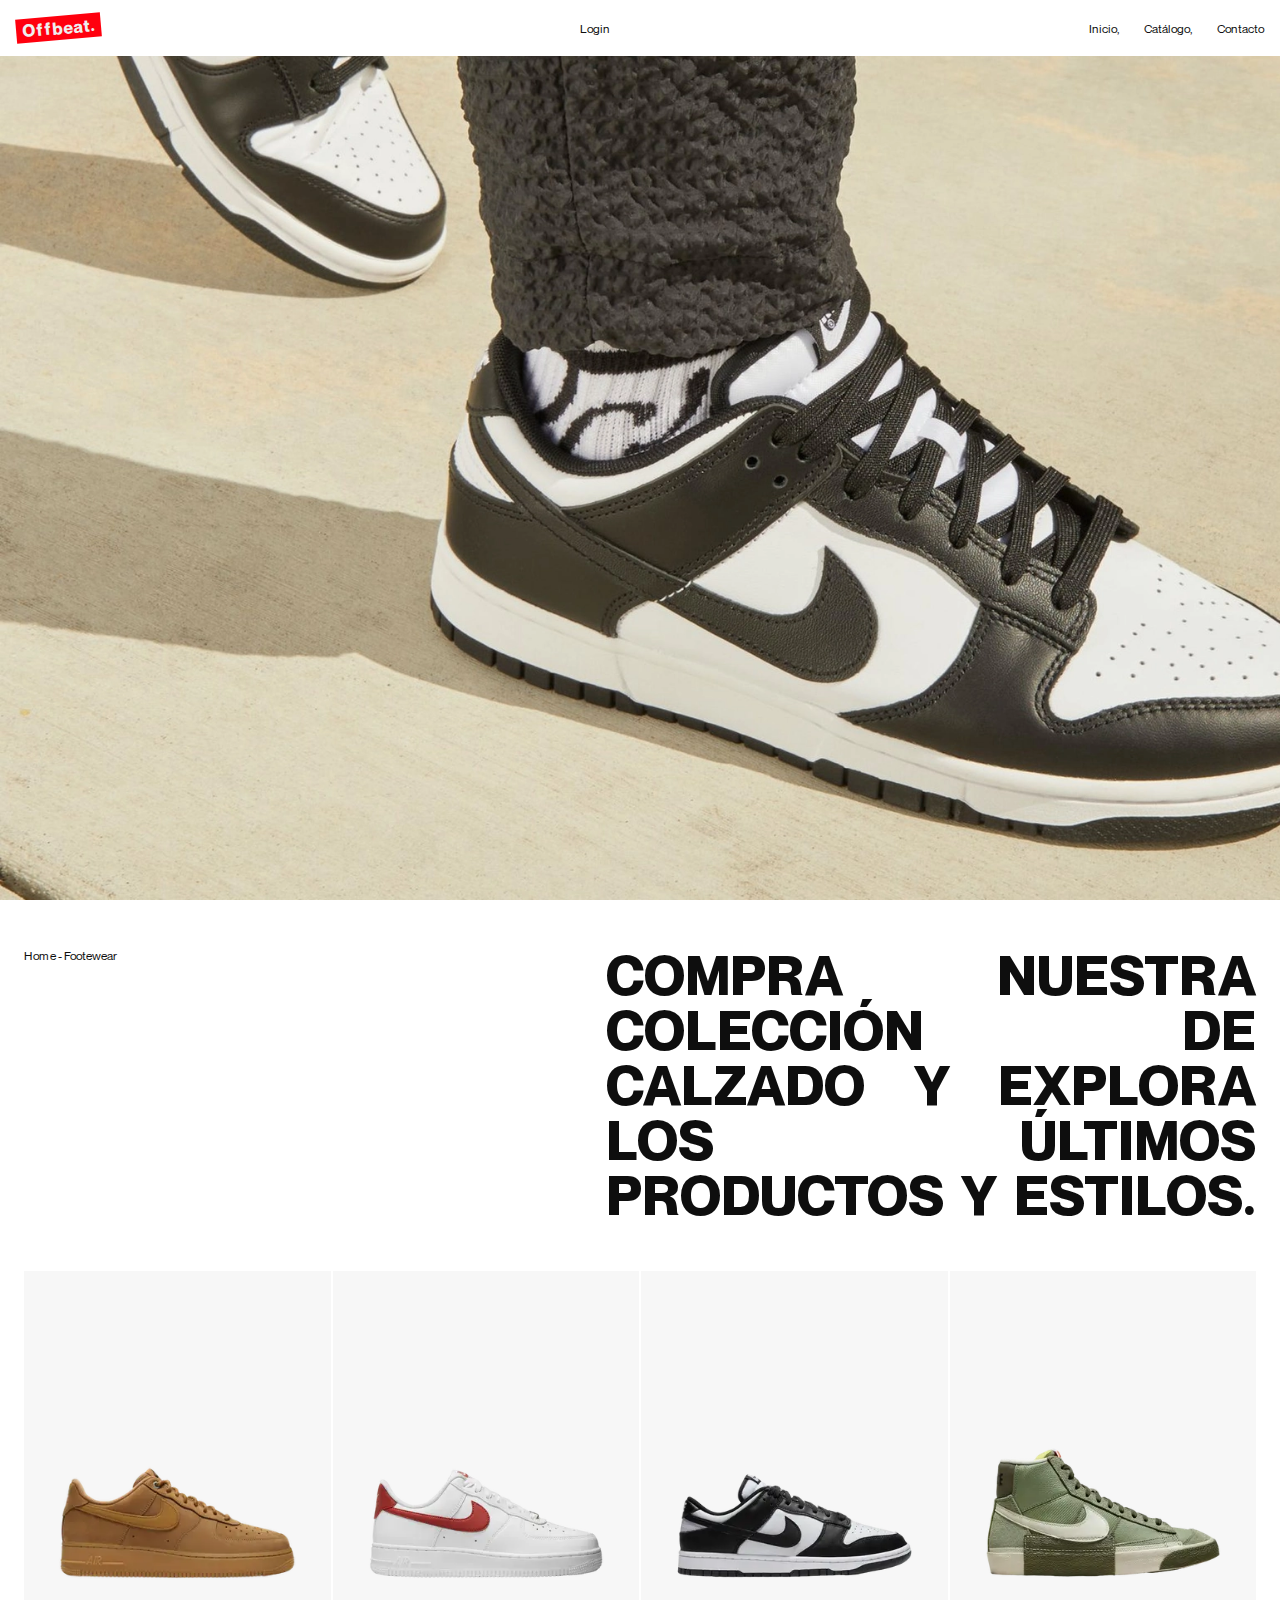
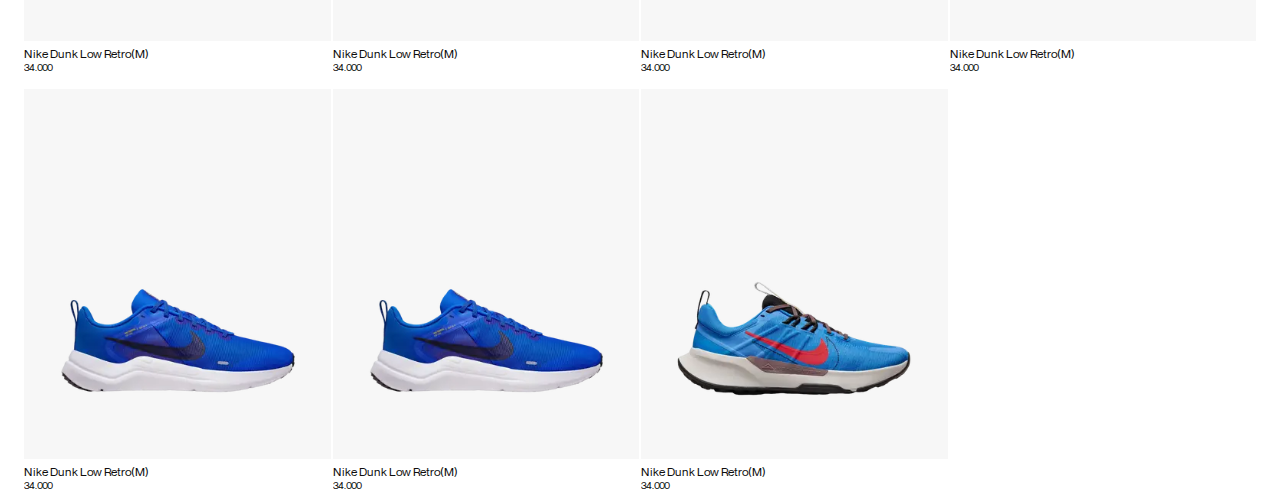
<file: index.html>
<!DOCTYPE html>
<html lang="en">
  <head>
    <meta charset="UTF-8" />
    <meta name="viewport" content="width=device-width, initial-scale=1.0" />
    <title>OFFBEAT</title>
    <link rel="stylesheet" href="assets/css/reset.css" />
    <link rel="stylesheet" href="assets/css/style.css" />
  </head>
  <body>
    <div id="app">
      <div id="wrapper-all">
        <div class="co-hero">
          <header class="header">
            <nav class="nav container">
              <a href="/" class="nav-link name-site">Offbeat.</a>

              <a href="login.html" class="hi-link">Login</a>

              <ul class="nav-links">
                <li>
                  <a href="#" class="link-animation">
                    <span class="red-cap"></span>
                    <span class="text-link">Inicio,</span>
                  </a>
                </li>
                <li>
                  <a href="/tienda-php-2/catalogo.html" class="link-animation">
                    <span class="red-cap"></span>
                    Catálogo,</a
                  >
                </li>
                <li>
                  <a href="#" class="link-animation">
                    <span class="red-cap"></span>
                    Contacto</a
                  >
                </li>
              </ul>
            </nav>
          </header>
        </div>

        <section class="hero-home container">
          <span class="text-left">Home - Footewear</span>
          <h1 class="text-home text-right">
            <div class="line">
              <span>COMPRA</span>
              <span>NUESTRA</span>
            </div>

            <div class="line">
              <span>COLECCIÓN</span>
              <span>DE</span>
            </div>
            <div class="line">
              <span>CALZADO</span>
              <span>y</span>
              <span>EXPLORA</span>
            </div>
            <div class="line">
              <span>LOS</span>
              <span>ÚLTIMOS</span>
            </div>
            <div class="line">
              <span>PRODUCTOS</span>
              <span>y</span>
              <span>ESTILOS.</span>
            </div>
          </h1>
        </section>
        <main id="main">
          <section id="list-products-home" class="container co-products">
            <ul class="all-products">
              <li class="card-product-home">
                <div class="car-product__inner">
                  <figure>
                    <img src="assets/uploads/image-1.webp" alt="" />
                  </figure>
                </div>

                <div class="info-product">
                  <h2 class="name-product">Nike Dunk Low Retro(M)</h2>
                  <p class="price">34.000</p>
                </div>
              </li>

              <li class="card-product-home">
                <div class="car-product__inner">
                  <figure>
                    <img src="assets/uploads/image-2.webp" alt="" />
                  </figure>
                </div>

                <div class="info-product">
                  <h2 class="name-product">Nike Dunk Low Retro(M)</h2>
                  <p class="price">34.000</p>
                </div>
              </li>

              <li class="card-product-home">
                <div class="car-product__inner">
                  <figure>
                    <img src="assets/uploads/image-3.webp" alt="" />
                  </figure>
                </div>

                <div class="info-product">
                  <h2 class="name-product">Nike Dunk Low Retro(M)</h2>
                  <p class="price">34.000</p>
                </div>
              </li>

              <li class="card-product-home">
                <div class="car-product__inner">
                  <figure>
                    <img src="assets/uploads/image-4.webp" alt="" />
                  </figure>
                </div>

                <div class="info-product">
                  <h2 class="name-product">Nike Dunk Low Retro(M)</h2>
                  <p class="price">34.000</p>
                </div>
              </li>

              <li class="card-product-home">
                <div class="car-product__inner">
                  <figure>
                    <img src="assets/uploads/image-5.webp" alt="" />
                  </figure>
                </div>

                <div class="info-product">
                  <h2 class="name-product">Nike Dunk Low Retro(M)</h2>
                  <p class="price">34.000</p>
                </div>
              </li>

              <li class="card-product-home">
                <div class="car-product__inner">
                  <figure>
                    <img src="assets/uploads/image-5.webp" alt="" />
                  </figure>
                </div>

                <div class="info-product">
                  <h2 class="name-product">Nike Dunk Low Retro(M)</h2>
                  <p class="price">34.000</p>
                </div>
              </li>

              <li class="card-product-home">
                <div class="car-product__inner">
                  <figure>
                    <img src="assets/uploads/image-6.webp" alt="" />
                  </figure>
                </div>

                <div class="info-product">
                  <h2 class="name-product">Nike Dunk Low Retro(M)</h2>
                  <p class="price">34.000</p>
                </div>
              </li>
            </ul>
          </section>
        </main>
      </div>
    </div>
    <!--script-->
    <script src="assets/js/main.js"></script>
  </body>
</html>
</file>
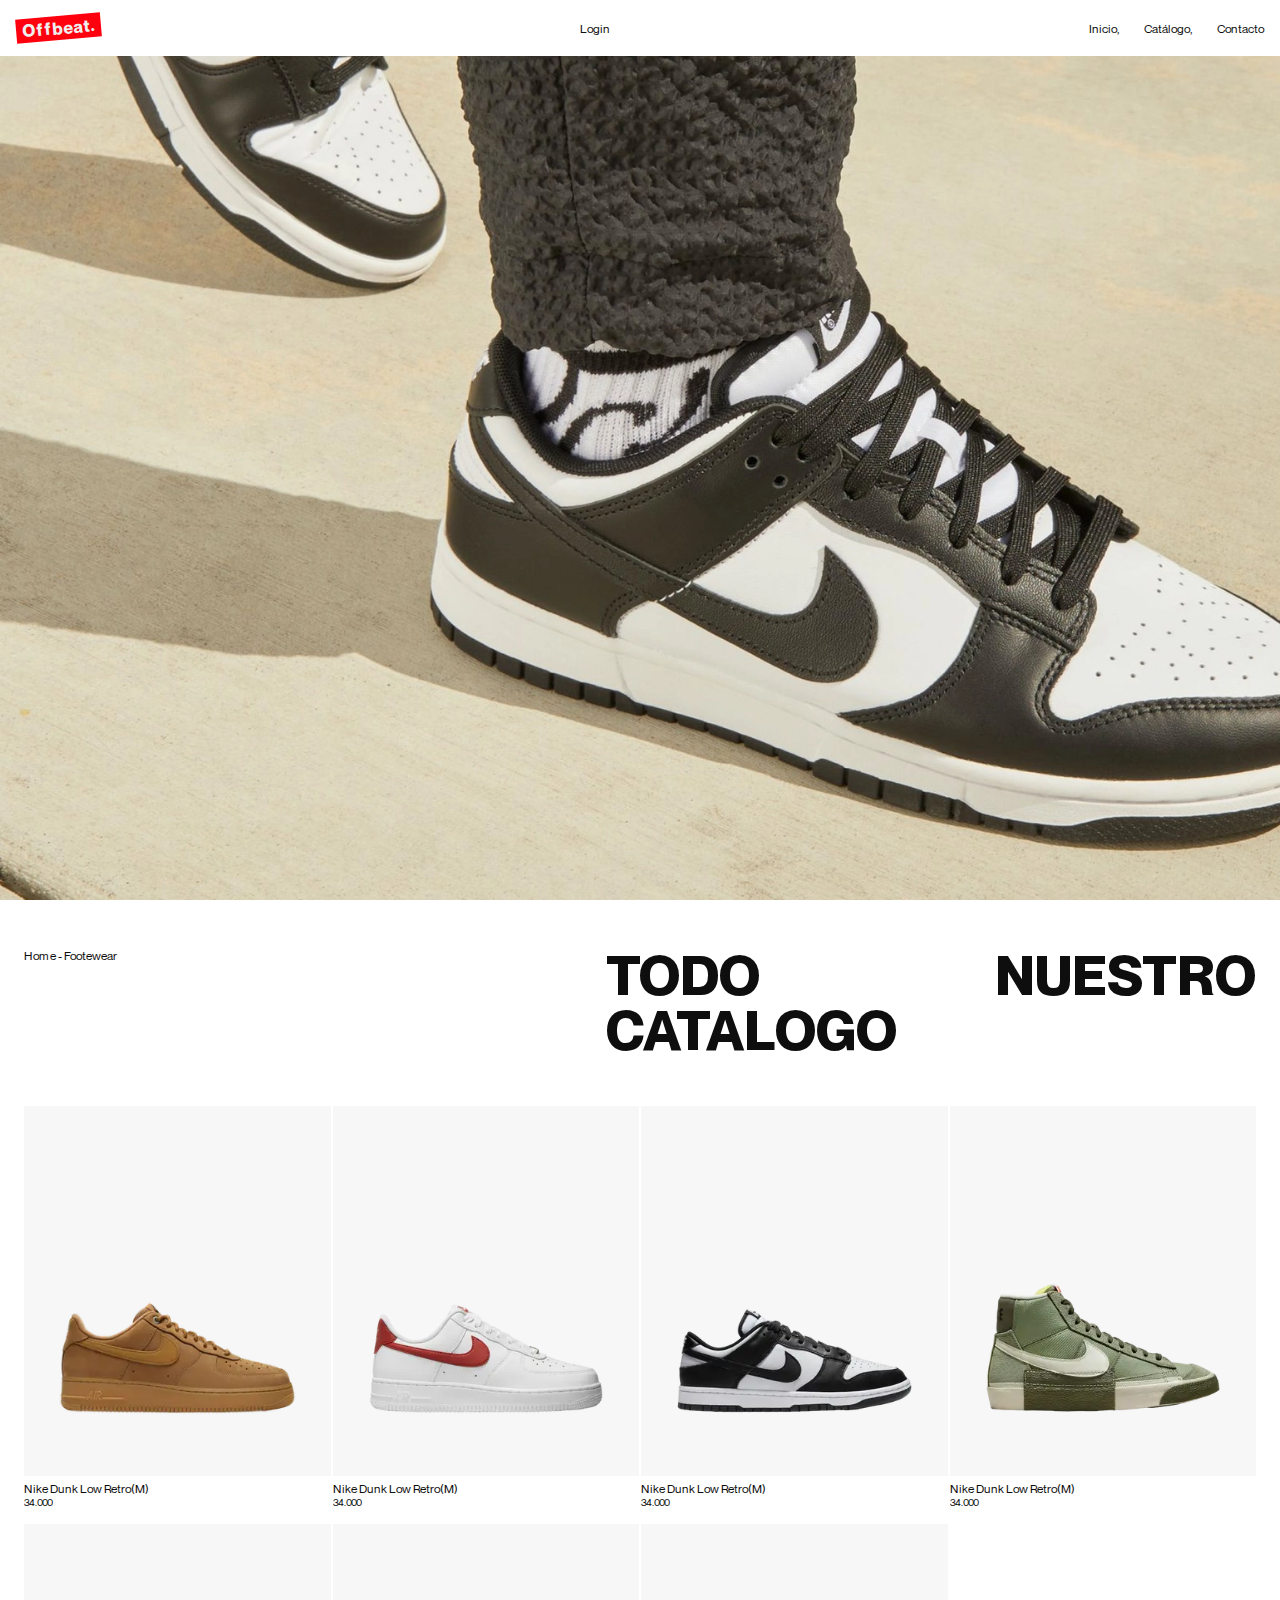
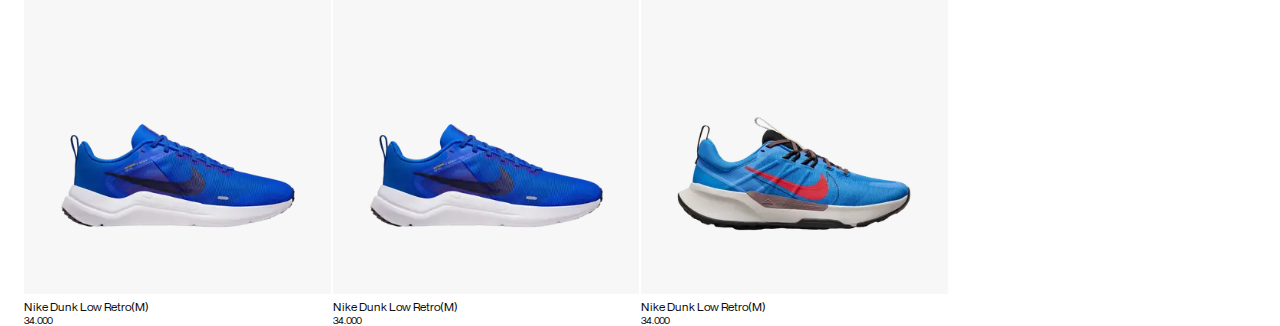
<file: catalogo.html>
<!DOCTYPE html>
<html lang="en">
  <head>
    <meta charset="UTF-8" />
    <meta name="viewport" content="width=device-width, initial-scale=1.0" />
    <title>OFFBEAT | Catalogo.</title>
    <link rel="stylesheet" href="assets/css/reset.css" />
    <link rel="stylesheet" href="assets/css/style.css" />
  </head>
  <body>
    <div id="app">
      <div id="wrapper-all">
        <div class="co-hero">
          <header class="header">
            <nav class="nav container">
              <a href="/index.html" class="nav-link name-site">Offbeat.</a>

              <a href="login.html" class="hi-link">Login</a>

              <ul class="nav-links">
                <li>
                  <a href="#" class="link-animation">
                    <span class="red-cap"></span>
                    <span class="text-link">Inicio,</span>
                  </a>
                </li>
                <li>
                  <a href="#" class="link-animation">
                    <span class="red-cap"></span>
                    Catálogo,</a
                  >
                </li>
                <li>
                  <a href="#" class="link-animation">
                    <span class="red-cap"></span>
                    Contacto</a
                  >
                </li>
              </ul>
            </nav>
          </header>
        </div>

        <section class="hero-home container">
          <span class="text-left">Home - Footewear</span>
          <h1 class="text-home text-right">
            <div class="line">
              <span>TODO</span>
              <span>NUESTRO</span>
            </div>
            <div class="line">
              <span>CATALOGO</span>
            </div>
          </h1>
        </section>
        <main id="main">
          <section id="list-products-home" class="container co-products">
            <ul class="all-products">
              <li class="card-product-home">
                <div class="car-product__inner">
                  <figure>
                    <img src="assets/uploads/image-1.webp" alt="" />
                  </figure>
                </div>

                <div class="info-product">
                  <h2 class="name-product">Nike Dunk Low Retro(M)</h2>
                  <p class="price">34.000</p>
                </div>
              </li>

              <li class="card-product-home">
                <div class="car-product__inner">
                  <figure>
                    <img src="assets/uploads/image-2.webp" alt="" />
                  </figure>
                </div>

                <div class="info-product">
                  <h2 class="name-product">Nike Dunk Low Retro(M)</h2>
                  <p class="price">34.000</p>
                </div>
              </li>

              <li class="card-product-home">
                <div class="car-product__inner">
                  <figure>
                    <img src="assets/uploads/image-3.webp" alt="" />
                  </figure>
                </div>

                <div class="info-product">
                  <h2 class="name-product">Nike Dunk Low Retro(M)</h2>
                  <p class="price">34.000</p>
                </div>
              </li>

              <li class="card-product-home">
                <div class="car-product__inner">
                  <figure>
                    <img src="assets/uploads/image-4.webp" alt="" />
                  </figure>
                </div>

                <div class="info-product">
                  <h2 class="name-product">Nike Dunk Low Retro(M)</h2>
                  <p class="price">34.000</p>
                </div>
              </li>

              <li class="card-product-home">
                <div class="car-product__inner">
                  <figure>
                    <img src="assets/uploads/image-5.webp" alt="" />
                  </figure>
                </div>

                <div class="info-product">
                  <h2 class="name-product">Nike Dunk Low Retro(M)</h2>
                  <p class="price">34.000</p>
                </div>
              </li>

              <li class="card-product-home">
                <div class="car-product__inner">
                  <figure>
                    <img src="assets/uploads/image-5.webp" alt="" />
                  </figure>
                </div>

                <div class="info-product">
                  <h2 class="name-product">Nike Dunk Low Retro(M)</h2>
                  <p class="price">34.000</p>
                </div>
              </li>

              <li class="card-product-home">
                <div class="car-product__inner">
                  <figure>
                    <img src="assets/uploads/image-6.webp" alt="" />
                  </figure>
                </div>

                <div class="info-product">
                  <h2 class="name-product">Nike Dunk Low Retro(M)</h2>
                  <p class="price">34.000</p>
                </div>
              </li>
            </ul>
          </section>
        </main>
      </div>
    </div>
    <!--script-->
    <script src="assets/js/main.js"></script>
  </body>
</html>
</file>
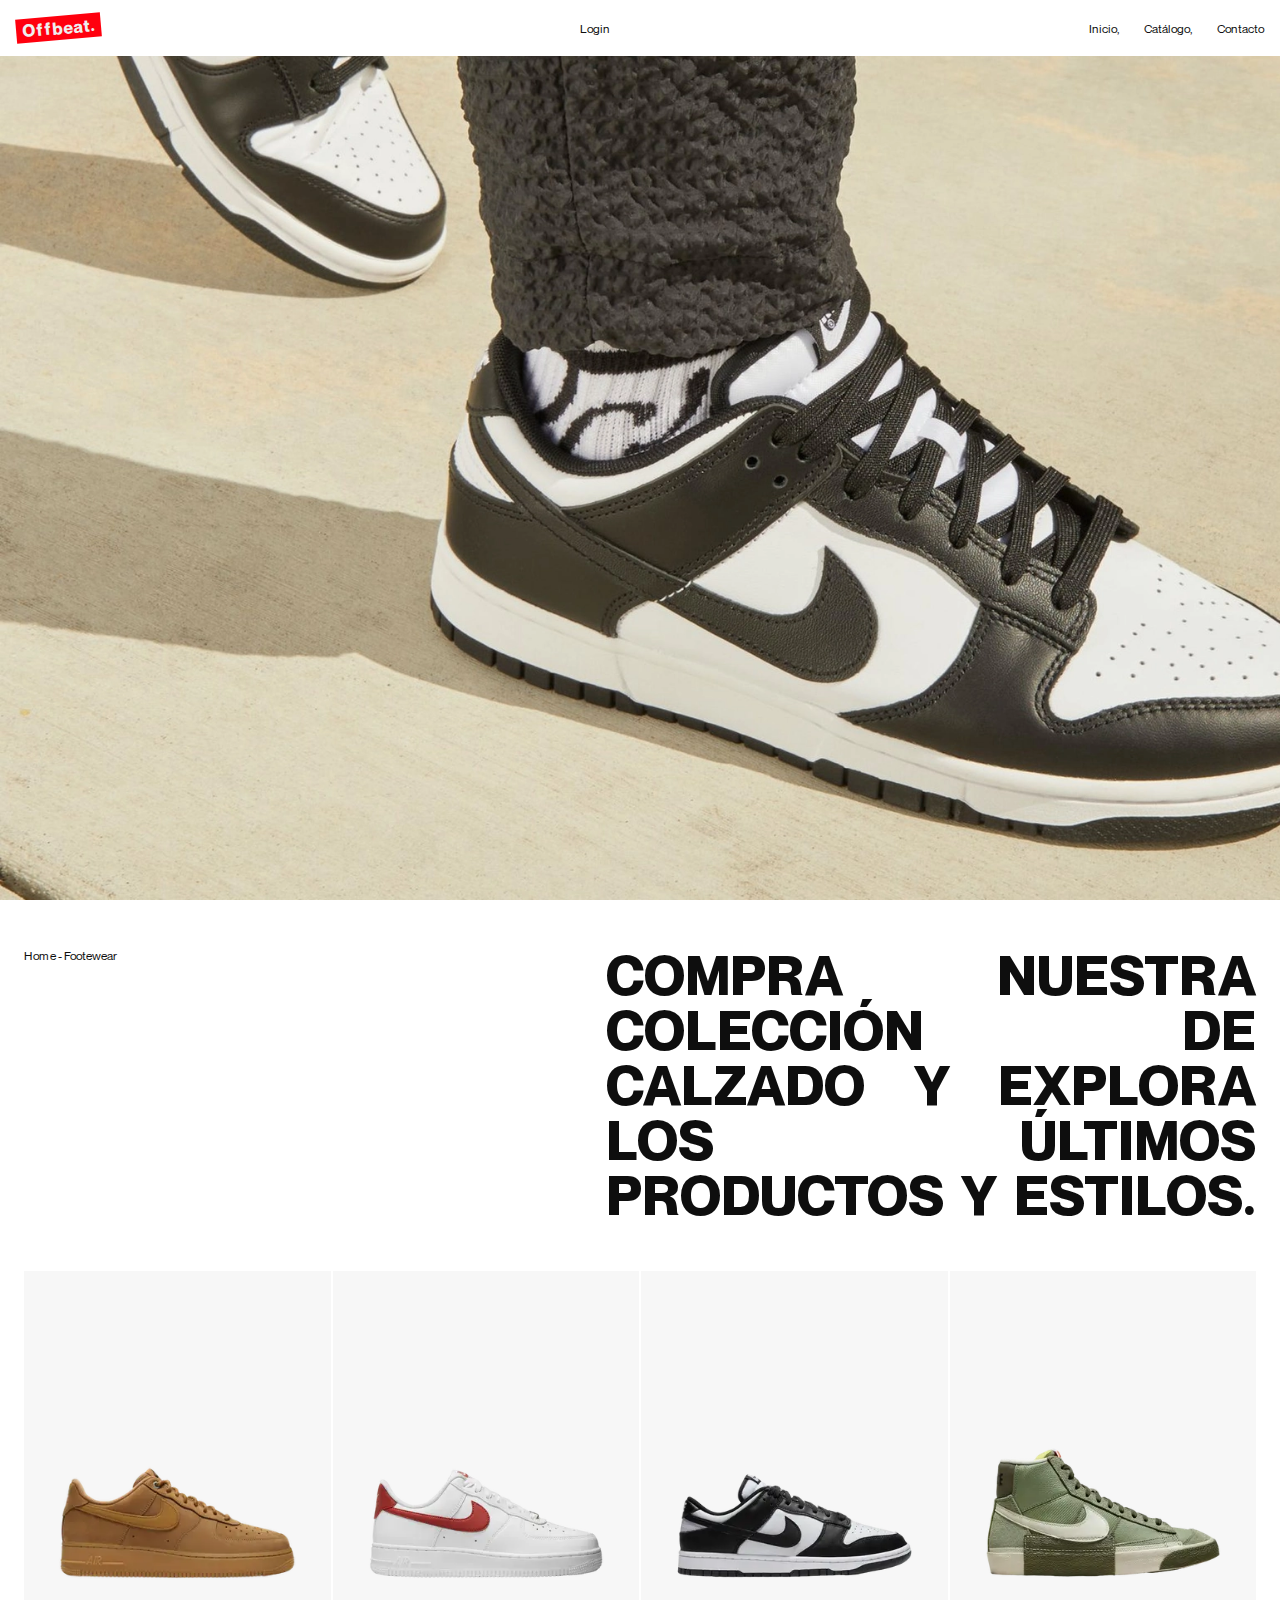
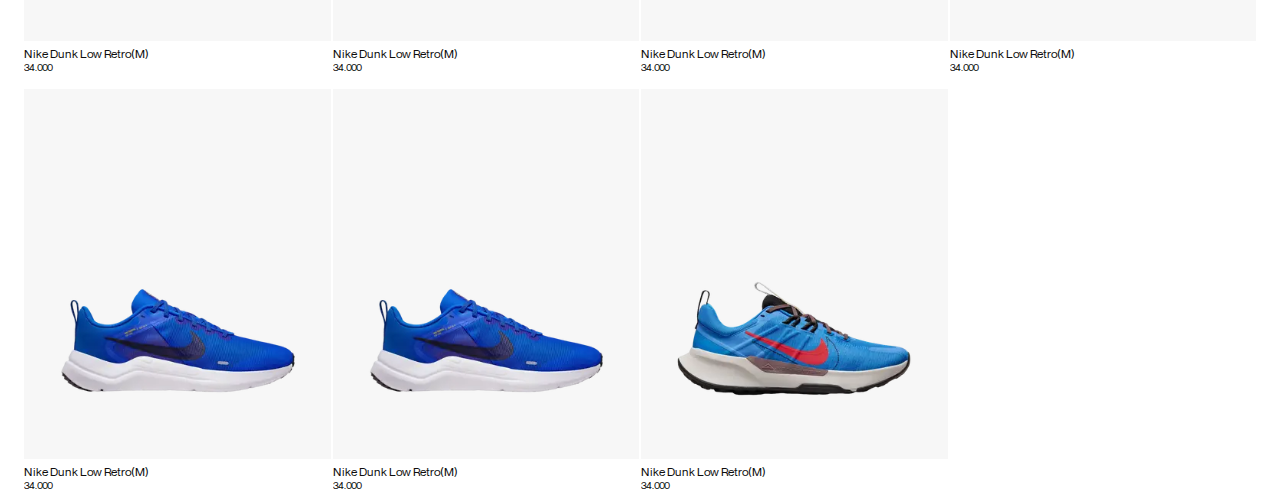
<file: contacto.html>
<!DOCTYPE html>
<html lang="en">
  <head>
    <meta charset="UTF-8" />
    <meta name="viewport" content="width=device-width, initial-scale=1.0" />
    <title>OFFBEAT | Contacto.</title>
    <link rel="stylesheet" href="assets/css/reset.css" />
    <link rel="stylesheet" href="assets/css/style.css" />
  </head>
  <body>
    <div id="app">
      <div id="wrapper-all">
        <div class="co-hero">
          <header class="header">
            <nav class="nav container">
              <a href="/" class="nav-link name-site">Offbeat.</a>

              <a href="login.html" class="hi-link">Login</a>

              <ul class="nav-links">
                <li>
                  <a href="#" class="link-animation">
                    <span class="red-cap"></span>
                    <span class="text-link">Inicio,</span>
                  </a>
                </li>
                <li>
                  <a href="/tienda-php-2/catalogo.html" class="link-animation">
                    <span class="red-cap"></span>
                    Catálogo,</a
                  >
                </li>
                <li>
                  <a href="#" class="link-animation">
                    <span class="red-cap"></span>
                    Contacto</a
                  >
                </li>
              </ul>
            </nav>
          </header>
        </div>

        <section class="hero-home container">
          <span class="text-left">Home - Footewear</span>
          <h1 class="text-home text-right">
            <div class="line">
              <span>COMPRA</span>
              <span>NUESTRA</span>
            </div>

            <div class="line">
              <span>COLECCIÓN</span>
              <span>DE</span>
            </div>
            <div class="line">
              <span>CALZADO</span>
              <span>y</span>
              <span>EXPLORA</span>
            </div>
            <div class="line">
              <span>LOS</span>
              <span>ÚLTIMOS</span>
            </div>
            <div class="line">
              <span>PRODUCTOS</span>
              <span>y</span>
              <span>ESTILOS.</span>
            </div>
          </h1>
        </section>
        <main id="main">
          <section id="list-products-home" class="container co-products">
            <ul class="all-products">
              <li class="card-product-home">
                <div class="car-product__inner">
                  <figure>
                    <img src="assets/uploads/image-1.webp" alt="" />
                  </figure>
                </div>

                <div class="info-product">
                  <h2 class="name-product">Nike Dunk Low Retro(M)</h2>
                  <p class="price">34.000</p>
                </div>
              </li>

              <li class="card-product-home">
                <div class="car-product__inner">
                  <figure>
                    <img src="assets/uploads/image-2.webp" alt="" />
                  </figure>
                </div>

                <div class="info-product">
                  <h2 class="name-product">Nike Dunk Low Retro(M)</h2>
                  <p class="price">34.000</p>
                </div>
              </li>

              <li class="card-product-home">
                <div class="car-product__inner">
                  <figure>
                    <img src="assets/uploads/image-3.webp" alt="" />
                  </figure>
                </div>

                <div class="info-product">
                  <h2 class="name-product">Nike Dunk Low Retro(M)</h2>
                  <p class="price">34.000</p>
                </div>
              </li>

              <li class="card-product-home">
                <div class="car-product__inner">
                  <figure>
                    <img src="assets/uploads/image-4.webp" alt="" />
                  </figure>
                </div>

                <div class="info-product">
                  <h2 class="name-product">Nike Dunk Low Retro(M)</h2>
                  <p class="price">34.000</p>
                </div>
              </li>

              <li class="card-product-home">
                <div class="car-product__inner">
                  <figure>
                    <img src="assets/uploads/image-5.webp" alt="" />
                  </figure>
                </div>

                <div class="info-product">
                  <h2 class="name-product">Nike Dunk Low Retro(M)</h2>
                  <p class="price">34.000</p>
                </div>
              </li>

              <li class="card-product-home">
                <div class="car-product__inner">
                  <figure>
                    <img src="assets/uploads/image-5.webp" alt="" />
                  </figure>
                </div>

                <div class="info-product">
                  <h2 class="name-product">Nike Dunk Low Retro(M)</h2>
                  <p class="price">34.000</p>
                </div>
              </li>

              <li class="card-product-home">
                <div class="car-product__inner">
                  <figure>
                    <img src="assets/uploads/image-6.webp" alt="" />
                  </figure>
                </div>

                <div class="info-product">
                  <h2 class="name-product">Nike Dunk Low Retro(M)</h2>
                  <p class="price">34.000</p>
                </div>
              </li>
            </ul>
          </section>
        </main>
      </div>
    </div>
    <!--script-->
    <script src="assets/js/main.js"></script>
  </body>
</html>
</file>
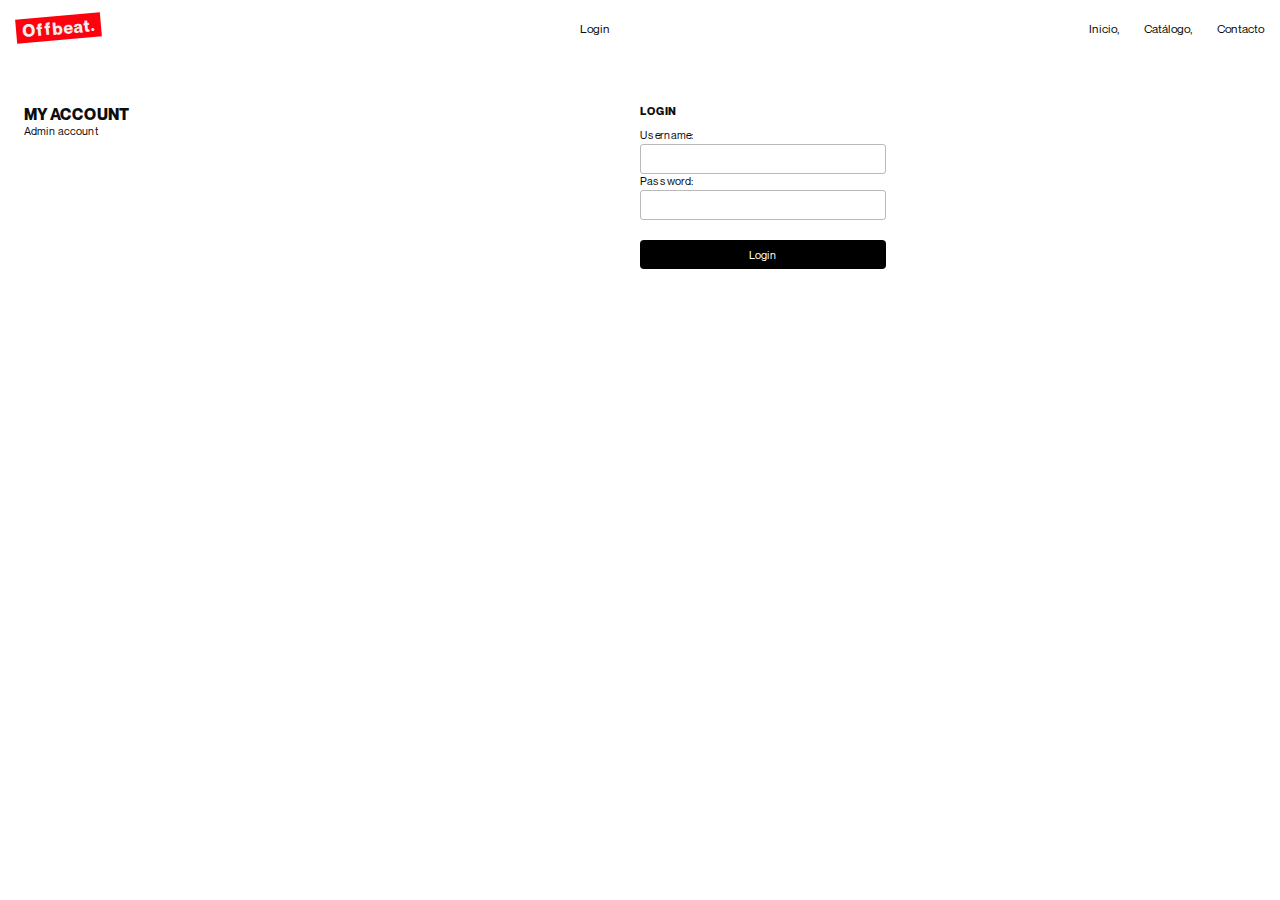
<file: login.html>
<!DOCTYPE html>
<html lang="en">
  <head>
    <meta charset="UTF-8" />
    <meta name="viewport" content="width=device-width, initial-scale=1.0" />
    <title>OFFBEAT</title>
    <link rel="stylesheet" href="assets/css/reset.css" />
    <link rel="stylesheet" href="assets/css/style.css" />
  </head>
  <body>
    <div id="app">
      <div id="wrapper-all">
        <header class="header">
          <nav class="nav container">
            <a href="/" class="nav-link name-site">Offbeat.</a>

            <a href="login.html" class="hi-link">Login</a>

            <ul class="nav-links">
              <li><a href="#">Inicio,</a></li>
              <li><a href="#">Catálogo,</a></li>
              <li><a href="#">Contacto</a></li>
            </ul>
          </nav>
        </header>

        <section class="login-admin-section container">
          <div class="left-text-admin">
            <h2 class="subtitle">My account</h2>
            <p>Admin account</p>
          </div>
          <form action="autenticacion.php" class="form-admin" method="post">
            <h2 class="subtitle">Login</h2>
            <div class="co-inputs">
              <label for="username">
                <span>Username:</span>
                <input type="text" id="username" name="username" required />
              </label>

              <label for="password">
                <span>Password:</span>
                <input type="password" id="password" name="password" required />
              </label>
            </div>

            <hr />
            <button type="submit" class="btn-submit">Login</button>
          </form>
        </section>
      </div>
    </div>
    <!--script-->
    <script src="assets/js/main.js"></script>
  </body>
</html>
</file>
<file: assets/css/style.css>
/* header */

.header {
  background-color: #fff;
  display: flex;
  align-items: center;
}

.nav {
  display: flex;
  justify-content: space-between;
  align-items: center;
  padding: 1rem;
}

.nav-links {
  display: flex;
  align-items: center;
  gap: 1.5rem;
}

.nav-links a {
  font-size: 12px;
}

.link-animation {
  position: relative;
}

.hi-link {
  font-size: 12px;
}

.name-site {
  background-color: var(--contrast-color);
  color: #efefef;
  font-family: "Neue Montreal-bold";
  font-size: 17px;
  padding: 2px 6px;
  transform: rotate(-5deg);
}

/*hero home */
.co-hero {
  width: 100%;
  height: 100vh;
  background-image: url("../uploads/hero-image.webp");
  background-size: cover;
}

.hero-home {
  padding-top: var(--section-padding);
  display: flex;
  justify-content: space-between;
}

.text-home {
  font-family: "Neue Montreal-bold";
  font-size: 55px;
  width: 650px;
  line-height: 1;
  text-transform: uppercase;
}

.text-home .line {
  display: flex;
  justify-content: space-between;
}

.text-left {
  font-size: 12px;
}

/* products  list*/
.co-products {
  padding-top: var(--section-padding);
}

.card-product-home {
  display: flex;
  flex-direction: column;
  gap: 5px;
  overflow: hidden;
}

.all-products {
  display: grid;
  grid-template-columns: repeat(4, 1fr);
  column-gap: 2px;
  row-gap: 1rem;
}

.car-product__inner {
  background-color: var(--color-secundary);
  height: 370px;
  display: flex;
  align-items: end;
}

.info-product {
  font-size: 12px;
}

.price {
  font-size: 10px;
}

@media (max-width: 990px) {
  .all-products {
    grid-template-columns: repeat(3, 1fr);
  }
}

@media (max-width: 868px) {
  .hero-home {
    flex-direction: column;
    gap: 1rem;
  }
}

@media (max-width: 768px) {
  .nav {
    justify-content: center;
  }

  .hi-link,
  .nav-links {
    display: none;
  }

  .all-products {
    grid-template-columns: repeat(2, 1fr);
  }
}

@media (max-width: 674px) {
  .text-home {
    width: 100%;
    font-size: 7.7vw;
  }
}

@media (max-width: 480px) {
  .car-product__inner {
    height: 280px;
  }
}

@media (max-width: 376px) {
  .car-product__inner {
    height: 220px;
  }
}

/* ============ PAGE LOGIN ==================*/
.login-admin-section {
  display: grid;
  grid-template-columns: repeat(2, 1fr);
  padding-top: 3rem;
}

.subtitle {
  font-family: "Neue Montreal-bold";
  text-transform: uppercase;
}

.left-text-admin p {
  font-size: 11px;
}

.form-admin {
  font-size: 11px;
  width: 40%;
  display: flex;
  flex-direction: column;
  gap: 10px;
}

.form-admin label {
  display: flex;
  flex-direction: column;
  gap: 3px;
}

.form-admin input {
  border: solid 1px rgba(123, 122, 122, 0.531);
  width: 100%;
  height: 30px;
  border-radius: 3px;
  outline: none;
  padding-left: 5px;
}

.form-admin .btn-submit {
  background-color: #000;
  color: #fff;
  padding: 8px 30px;
  border-radius: 4px;
  cursor: pointer;
}

.footer-admin-login {
  display: flex;
  justify-content: space-between;
  align-items: center;
  font-size: 11px;
  position: fixed;
  bottom: 0;
  left: 0;
  width: 100%;
  padding: 1rem;
}

@media (max-width: 768px) {
  .login-admin-section {
    grid-template-columns: 1fr;
    padding-top: 7rem;
    gap: 3rem;
  }

  .form-admin {
    width: 100%;
  }

  .left-text-admin {
    text-align: center;
  }

  .footer-admin-login {
    padding: 5rem 0 0 0;
    position: static;
    flex-direction: column;
    gap: 10px;
    align-items: start;
  }
}
/* ============== END PAGE LOGIN ===============*/

/* ======PAGE ADMIN ================*/

.co-products-admin {
  padding-top: var(--section-padding);
  display: flex;
  flex-direction: column;
  gap: 2rem;
}

.header-list-product-admin {
  display: flex;
  justify-content: space-between;
  align-items: center;
}

.info-product-admin {
  font-size: 12px;
}

.btn-add-product {
  background-color: rgba(30, 0, 255, 0.808);
  color: #fff;
  padding: 10px;
  border-radius: 5px;
  cursor: pointer;
}

.hero-admin {
  display: flex;
  justify-content: space-between;
  padding-top: 3rem;
}

.list-product-admin {
  display: grid;
  grid-template-columns: repeat(3, 1fr);
  column-gap: 5px;
  row-gap: 1rem;
}

.card-product-admin {
  display: flex;
  flex-direction: column;
  gap: 5px;
}

.wrapper-card-product-admin {
  background-color: var(--color-secundary);
  position: relative;
}

.btn-actions {
  position: absolute;
  top: 10px;
  right: 10px;
}

.btn-actions .btn-delete {
  background-color: crimson;
  font-size: 14px;
  color: #efefef;
  padding: 5px;
  display: flex;
  justify-content: center;
  cursor: pointer;
  border-radius: 3px;
}

/* modal form*/
.overlay-modal {
  position: fixed;
  top: 0;
  left: 0;
  width: 100%;
  height: 100vh;
  pointer-events: none;
  background-color: #0000005c;
  z-index: 4;
  display: flex;
  justify-content: center;
  align-items: center;
  transform: translateY(-100%);
}

.header-form-admin {
  width: 100%;
  display: flex;
  justify-content: space-between;
  align-items: center;
  padding-bottom: 1rem;
}

.btn-close-modal-admin {
  cursor: pointer;
}

.form-add-product {
  position: relative;
  width: 50%;
  display: flex;
  flex-direction: column;
  gap: 10px;
  background-color: #fff;
  padding: 1rem;
  border-radius: 4px;
  pointer-events: all;
}

.co-input {
  font-size: 12px;
  display: flex;
  flex-direction: column;
  gap: 5px;
}

.co-input input {
  outline: none;
  border: solid 1px #00000059;
  width: 100%;
  height: 30px;
  border-radius: 4px;
  padding-left: 3px;
}

.btn-add-product-a {
  font-size: 12px;
  text-transform: uppercase;
  background-color: #000;
  color: #fff;
  padding: 10px;
  border-radius: 5px;
  cursor: pointer;
}

@media (max-width: 868px) {
  .hero-admin {
    flex-direction: column;
    gap: 1rem;
  }
}

@media (max-width: 768px) {
  .header-list-product-admin {
    flex-direction: column-reverse;
    align-items: start;
    gap: 1rem;
    font-size: 12px;
  }

  .list-product-admin {
    grid-template-columns: repeat(2, 1fr);
    gap: 3px;
  }

  .wrapper-card-product-admin {
    height: 250px;
  }
}
/* ============ END PAGE ADMIN ================*/
</file>
